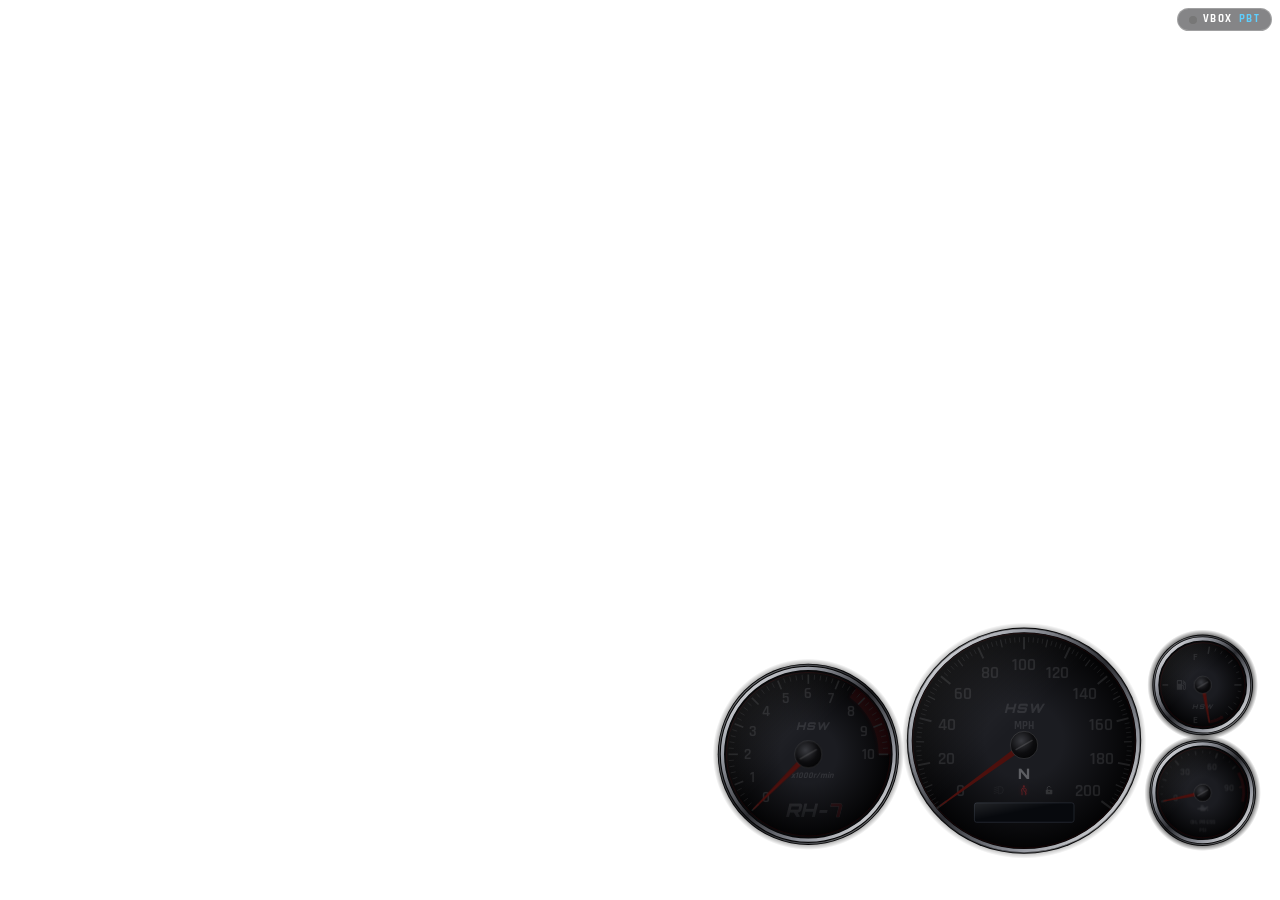
<file: index.html>
<!DOCTYPE html>
<html lang="id">
<head>
  <meta charset="UTF-8" />
  <meta name="viewport" content="width=device-width, initial-scale=1.0" />
  <title>R34 GT-R NISMO SPEEDO</title>
  <meta name="description" content="Custom speedometer HUD analog Optitron - Nissan Skyline GT-R R34 NISMO" />
  <link rel="preconnect" href="https://fonts.googleapis.com" />
  <link rel="preconnect" href="https://fonts.gstatic.com" crossorigin />
  <link href="https://fonts.googleapis.com/css2?family=Orbitron:wght@600;800;900&family=Rajdhani:wght@500;600;700&display=swap" rel="stylesheet" />
  <link rel="stylesheet" href="styles.css" />
</head>
<body>

  <!-- VBOX Performance Box Touch: klik tombol (atau tekan V) untuk memunculkan alatnya -->
  <button class="vbox-btn" id="vbox-btn" type="button" title="VBOX Performance Box Touch (V)"><i></i><b>VBOX</b><span>PBT</span></button>
  <div class="vbox" id="vbox"></div>

  <!-- Panel tes (hanya di preview ?demo): tombol mesin & lampu. Shortcut: E = mesin, L = lampu, D = dimmer -->
  <div class="dev" id="dev">
    <button type="button" id="dev-engine">Mesin: OFF</button>
    <button type="button" id="dev-lights">Lampu: OFF</button>
    <button type="button" id="dev-dim">Dimmer: 100%</button>
  </div>

  <div class="hud-wrap">
    <!-- Now playing (musik sinkron): diisi oleh music.js, muncul hanya saat ada lagu di room -->
    <div class="music" id="music">
      <div class="mu-eq"><i></i><i></i><i></i><i></i></div>
      <div class="mu-txt"><span class="mu-title" id="music-title">-</span></div>
      <span class="mu-time" id="music-time">0:00</span>
    </div>
    <div class="cluster" id="hud">
      <!-- Semua gauge, tick, angka, jarum & ikon digambar oleh script.js -->
      <svg id="dial" class="dial" viewBox="50 108 1530 664" xmlns="http://www.w3.org/2000/svg"></svg>

    </div>
  </div>

  <script src="script.js"></script>
  <script src="music.js"></script>
  <script src="theme.js"></script>
</body>
</html>
</file>
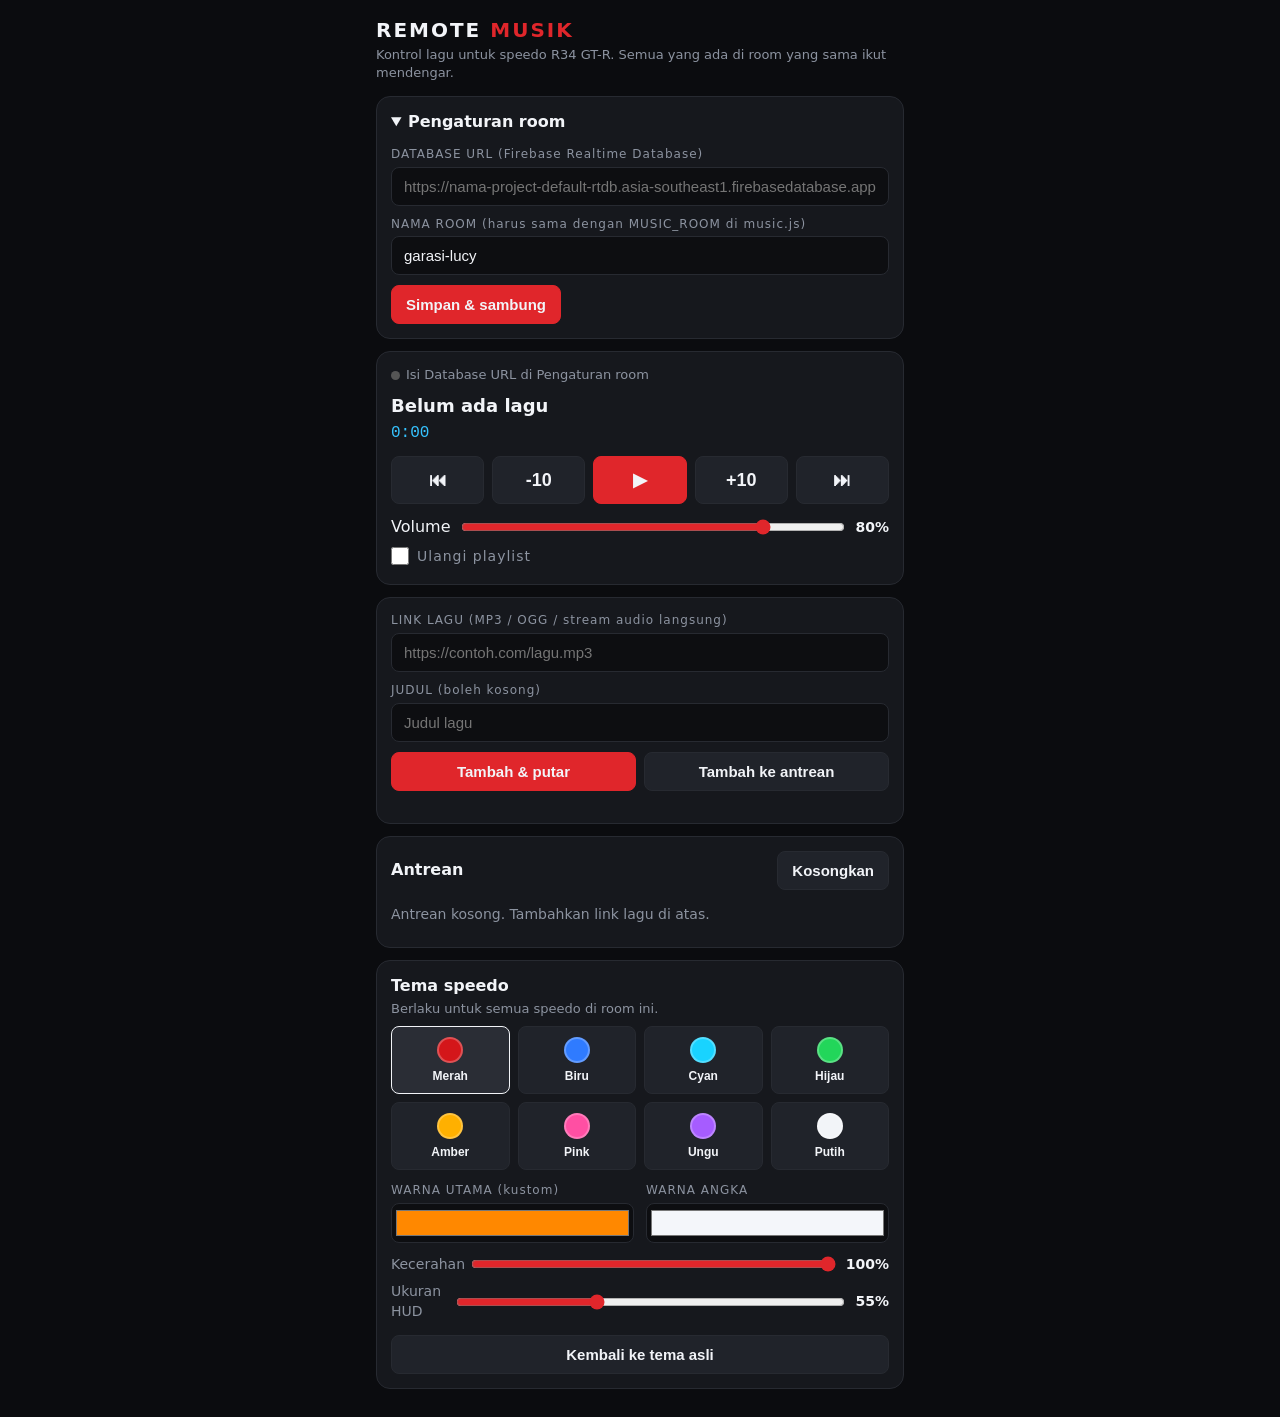
<file: remote.html>
<!DOCTYPE html>
<html lang="id">
<head>
<meta charset="UTF-8" />
<meta name="viewport" content="width=device-width, initial-scale=1.0" />
<title>Remote Musik Speedo</title>
<style>
  :root { --bg:#0b0c0f; --card:#16181d; --line:#272a31; --ink:#f2f4f8; --dim:#8c93a0; --red:#e0262b; --blue:#36c3ff; --green:#22d65a; }
  * { box-sizing: border-box; margin: 0; padding: 0; }
  body { background: var(--bg); color: var(--ink); font: 16px/1.4 system-ui, 'Segoe UI', sans-serif; padding: 16px; max-width: 560px; margin: 0 auto; }
  h1 { font-size: 20px; letter-spacing: 2px; font-weight: 800; }
  h1 span { color: var(--red); }
  .sub { color: var(--dim); font-size: 13px; margin: 2px 0 14px; }
  .card { background: var(--card); border: 1px solid var(--line); border-radius: 14px; padding: 14px; margin-bottom: 12px; }
  label { display: block; font-size: 12px; color: var(--dim); letter-spacing: 1px; margin-bottom: 4px; }
  input[type=text], input[type=url] { width: 100%; padding: 10px 12px; border-radius: 8px; border: 1px solid var(--line); background: #0d0e11; color: var(--ink); font-size: 15px; margin-bottom: 10px; }
  input:focus { outline: none; border-color: var(--blue); }
  button { cursor: pointer; border: 1px solid var(--line); background: #20232a; color: var(--ink); border-radius: 8px; padding: 10px 14px; font-size: 15px; font-weight: 700; }
  button:hover { border-color: var(--blue); }
  button:active { transform: scale(0.97); }
  button.pri { background: var(--red); border-color: var(--red); }
  .row { display: flex; gap: 8px; }
  .row > * { flex: 1; }
  .status { font-size: 13px; color: var(--dim); margin-bottom: 8px; display: flex; align-items: center; gap: 6px; }
  .dot { width: 9px; height: 9px; border-radius: 50%; background: #555; }
  .dot.ok { background: var(--green); box-shadow: 0 0 6px var(--green); }
  .now { font-size: 18px; font-weight: 700; margin-bottom: 4px; word-break: break-word; }
  .time { color: var(--blue); font-family: ui-monospace, monospace; margin-bottom: 12px; }
  .transport { display: grid; grid-template-columns: repeat(5, 1fr); gap: 8px; margin-bottom: 12px; }
  .transport button { padding: 12px 0; font-size: 18px; }
  input[type=range] { width: 100%; accent-color: var(--red); }
  .vol { display: flex; align-items: center; gap: 10px; margin-bottom: 8px; }
  .vol b { width: 44px; text-align: right; font-size: 14px; }
  .q { list-style: none; }
  .q li { display: flex; align-items: center; gap: 8px; padding: 9px 0; border-bottom: 1px solid var(--line); }
  .q li:last-child { border-bottom: 0; }
  .q li.cur .t { color: var(--red); font-weight: 800; }
  .q .t { flex: 1; cursor: pointer; word-break: break-word; font-size: 15px; }
  .q button { padding: 6px 10px; font-size: 13px; }
  .empty { color: var(--dim); font-size: 14px; padding: 6px 0; }
  .toggle { display: flex; align-items: center; gap: 8px; font-size: 14px; color: var(--dim); }
  .toggle input { width: 18px; height: 18px; accent-color: var(--red); }
  .msg { font-size: 13px; color: #ffb800; min-height: 18px; }
  details summary { cursor: pointer; font-weight: 700; }
  .sw { display: grid; grid-template-columns: repeat(4, 1fr); gap: 8px; margin: 8px 0 12px; }
  .sw button { display: flex; flex-direction: column; align-items: center; gap: 6px; padding: 10px 0; font-size: 12px; }
  .sw i { width: 26px; height: 26px; border-radius: 50%; border: 2px solid rgba(255,255,255,.25); }
  .sw button.sel { border-color: var(--ink); background: #2a2d35; }
  .colors { display: flex; gap: 12px; margin-bottom: 12px; }
  .colors label { flex: 1; margin: 0; }
  input[type=color] { width: 100%; height: 40px; border: 1px solid var(--line); border-radius: 8px; background: #0d0e11; padding: 2px; margin-top: 4px; cursor: pointer; }
  .sl { display: flex; align-items: center; gap: 10px; margin-bottom: 8px; font-size: 14px; }
  .sl span { width: 70px; color: var(--dim); }
  .sl b { width: 44px; text-align: right; font-size: 14px; }
  details .in { margin-top: 12px; }
</style>
</head>
<body>

<h1>REMOTE <span>MUSIK</span></h1>
<div class="sub">Kontrol lagu untuk speedo R34 GT-R. Semua yang ada di room yang sama ikut mendengar.</div>

<div class="card">
  <details id="cfg">
    <summary>Pengaturan room</summary>
    <div class="in">
      <label>DATABASE URL (Firebase Realtime Database)</label>
      <input type="url" id="db" placeholder="https://nama-project-default-rtdb.asia-southeast1.firebasedatabase.app" />
      <label>NAMA ROOM (harus sama dengan MUSIC_ROOM di music.js)</label>
      <input type="text" id="room" placeholder="garasi-lucy" />
      <button id="save" class="pri" type="button">Simpan &amp; sambung</button>
    </div>
  </details>
</div>

<div class="card">
  <div class="status"><i class="dot" id="dot"></i><span id="stat">Belum tersambung</span></div>
  <div class="now" id="now">Belum ada lagu</div>
  <div class="time" id="time">0:00</div>
  <div class="transport">
    <button id="prev" type="button" title="Sebelumnya">&#9198;</button>
    <button id="back" type="button" title="Mundur 10 detik">-10</button>
    <button id="pp" type="button" class="pri" title="Play / Pause">&#9654;</button>
    <button id="fwd" type="button" title="Maju 10 detik">+10</button>
    <button id="next" type="button" title="Berikutnya">&#9197;</button>
  </div>
  <div class="vol"><span>Volume</span><input type="range" id="vol" min="0" max="100" value="80" /><b id="volv">80%</b></div>
  <label class="toggle"><input type="checkbox" id="loop" /> Ulangi playlist</label>
</div>

<div class="card">
  <label>LINK LAGU (MP3 / OGG / stream audio langsung)</label>
  <input type="url" id="url" placeholder="https://contoh.com/lagu.mp3" />
  <label>JUDUL (boleh kosong)</label>
  <input type="text" id="title" placeholder="Judul lagu" />
  <div class="row">
    <button id="add" type="button" class="pri">Tambah &amp; putar</button>
    <button id="addq" type="button">Tambah ke antrean</button>
  </div>
  <div class="msg" id="msg"></div>
</div>

<div class="card">
  <div class="row" style="align-items:center;margin-bottom:6px">
    <b>Antrean</b>
    <button id="clear" type="button" style="flex:none">Kosongkan</button>
  </div>
  <ul class="q" id="q"></ul>
</div>

<div class="card">
  <b>Tema speedo</b>
  <div class="sub" style="margin:2px 0 0">Berlaku untuk semua speedo di room ini.</div>
  <div class="sw" id="sw"></div>
  <div class="colors">
    <label>WARNA UTAMA (kustom)<input type="color" id="cmain" value="#ff8800" /></label>
    <label>WARNA ANGKA<input type="color" id="cink" value="#f4f6fa" /></label>
  </div>
  <div class="sl"><span>Kecerahan</span><input type="range" id="dim" min="15" max="100" value="100" /><b id="dimv">100%</b></div>
  <div class="sl"><span>Ukuran HUD</span><input type="range" id="scl" min="30" max="100" value="55" /><b id="sclv">55%</b></div>
  <button id="treset" type="button" style="width:100%;margin-top:6px">Kembali ke tema asli</button>
</div>

<script>
(function () {
  const $ = (id) => document.getElementById(id);
  const qs = new URLSearchParams(location.search);
  const store = (k, v) => { try { if (v === undefined) return localStorage.getItem(k) || ''; localStorage.setItem(k, v); } catch (e) { return ''; } };

  let DB = (qs.get('db') || store('mdb') || '').replace(/\/+$/, '');
  let ROOM = (qs.get('room') || store('mroom') || 'garasi-lucy').replace(/[.#$\[\]\/]/g, '_');
  $('db').value = DB; $('room').value = ROOM;
  if (!DB) $('cfg').open = true;

  let st = null, offset = 0, es = null;
  const stateUrl = () => `${DB}/rooms/${ROOM}/state.json`;
  const serverNow = () => Date.now() + offset;
  const fmt = (s) => { s = Math.max(0, Math.floor(s || 0)); return Math.floor(s / 60) + ':' + String(s % 60).padStart(2, '0'); };
  const flash = (t) => { $('msg').textContent = t; if (t) setTimeout(() => { if ($('msg').textContent === t) $('msg').textContent = ''; }, 4000); };

  function curPos() {
    if (!st) return 0;
    return (st.pos || 0) + (st.playing ? (serverNow() - (st.at || serverNow())) / 1000 : 0);
  }

  async function syncClock() {
    const id = 'r' + Math.random().toString(36).slice(2, 7), url = `${DB}/rooms/${ROOM}/ping/${id}.json`;
    let best = null;
    for (let i = 0; i < 3; i++) {
      try {
        const t0 = Date.now(), sv = await (await fetch(url, { method: 'PUT', body: JSON.stringify({ '.sv': 'timestamp' }) })).json(), t1 = Date.now();
        if (typeof sv === 'number' && (!best || t1 - t0 < best.rtt)) best = { rtt: t1 - t0, off: sv - (t0 + t1) / 2 };
      } catch (e) {}
    }
    fetch(url, { method: 'DELETE' }).catch(() => {});
    if (best) offset = best.off;
    return !!best;
  }

  // Tulis state baru. pos = posisi saat ini, at = jam server saat perintah ini ditulis
  async function commit(patch) {
    if (!DB) { flash('Isi Database URL dulu di Pengaturan room.'); $('cfg').open = true; return; }
    const base = st || { queue: [], idx: 0, vol: 0.8, loop: false, rev: 0 };
    const next = Object.assign({}, base, { pos: Math.max(0, curPos()), playing: !!base.playing }, patch, { at: { '.sv': 'timestamp' } });
    if (!next.queue) next.queue = [];
    try {
      const r = await fetch(stateUrl(), { method: 'PUT', body: JSON.stringify(next) });
      if (!r.ok) throw new Error(r.status);
      const saved = await r.json();
      st = saved;                       // tampilan langsung ikut; stream akan mengonfirmasi
      render();
    } catch (e) {
      flash('Gagal menulis ke database. Cek URL dan aturan (rules) Firebase.');
    }
  }

  function addTrack(play) {
    const url = $('url').value.trim();
    if (!/^https?:\/\//i.test(url)) { flash('Link harus diawali http:// atau https://'); return; }
    const title = $('title').value.trim() || decodeURIComponent((url.split('?')[0].split('/').pop() || url)).replace(/\.[a-z0-9]{2,4}$/i, '') || url;
    const queue = ((st && st.queue) || []).slice();
    queue.push({ url, title });
    const patch = { queue };
    if (play || queue.length === 1) Object.assign(patch, { idx: queue.length - 1, pos: 0, playing: true, rev: ((st && st.rev) || 0) + 1 });
    commit(patch);
    $('url').value = ''; $('title').value = '';
  }

  const hasQ = () => st && st.queue && st.queue.length;
  const go = (i) => { const n = st.queue.length; if (i < 0) i = 0; if (i >= n) i = n - 1; commit({ idx: i, pos: 0, playing: true, rev: (st.rev || 0) + 1 }); };

  $('add').onclick = () => addTrack(true);
  $('addq').onclick = () => addTrack(false);
  $('pp').onclick = () => { if (hasQ()) commit({ playing: !st.playing }); };
  $('next').onclick = () => { if (hasQ()) go((st.idx || 0) + 1); };
  $('prev').onclick = () => { if (!hasQ()) return; if (curPos() > 4) commit({ pos: 0, rev: (st.rev || 0) + 1 }); else go((st.idx || 0) - 1); };
  $('fwd').onclick = () => { if (hasQ()) commit({ pos: curPos() + 10, rev: (st.rev || 0) + 1 }); };
  $('back').onclick = () => { if (hasQ()) commit({ pos: Math.max(0, curPos() - 10), rev: (st.rev || 0) + 1 }); };
  $('loop').onchange = () => { if (st) commit({ loop: $('loop').checked }); };
  let volT = 0;
  $('vol').oninput = () => {
    $('volv').textContent = $('vol').value + '%';
    clearTimeout(volT);
    volT = setTimeout(() => commit({ vol: $('vol').value / 100 }), 250);
  };
  $('clear').onclick = async () => {
    if (!DB || !confirm('Kosongkan antrean dan hentikan musik?')) return;
    try { await fetch(stateUrl(), { method: 'DELETE' }); st = null; render(); } catch (e) { flash('Gagal menghapus.'); }
  };
  $('save').onclick = () => {
    DB = $('db').value.trim().replace(/\/+$/, '');
    ROOM = ($('room').value.trim() || 'garasi-lucy').replace(/[.#$\[\]\/]/g, '_');
    store('mdb', DB); store('mroom', ROOM);
    $('cfg').open = false;
    connect();
  };

  function render() {
    const q = (st && st.queue) || [];
    const idx = (st && st.idx) || 0;
    const tr = q[idx];
    $('now').textContent = tr ? tr.title || tr.url : 'Belum ada lagu';
    $('pp').innerHTML = st && st.playing ? '&#9208;' : '&#9654;';
    if (st && st.vol != null && document.activeElement !== $('vol')) { $('vol').value = Math.round(st.vol * 100); $('volv').textContent = $('vol').value + '%'; }
    $('loop').checked = !!(st && st.loop);
    const ul = $('q');
    ul.innerHTML = '';
    if (!q.length) { ul.innerHTML = '<li class="empty">Antrean kosong. Tambahkan link lagu di atas.</li>'; return; }
    q.forEach((t, i) => {
      const li = document.createElement('li');
      if (i === idx) li.className = 'cur';
      const s = document.createElement('span'); s.className = 't'; s.textContent = (i === idx ? (st.playing ? '▶ ' : '⏸ ') : (i + 1) + '. ') + (t.title || t.url);
      s.onclick = () => go(i);
      const d = document.createElement('button'); d.textContent = 'Hapus';
      d.onclick = () => {
        const nq = q.slice(); nq.splice(i, 1);
        const patch = { queue: nq };
        if (i < idx) patch.idx = idx - 1;
        else if (i === idx) { patch.idx = Math.min(idx, Math.max(0, nq.length - 1)); patch.pos = 0; patch.rev = (st.rev || 0) + 1; if (!nq.length) patch.playing = false; }
        commit(patch);
      };
      li.append(s, d); ul.append(li);
    });
  }

  setInterval(() => { $('time').textContent = hasQ() ? fmt(curPos()) : '0:00'; }, 500);

  function setStat(ok, t) { $('dot').className = 'dot' + (ok ? ' ok' : ''); $('stat').textContent = t; }

  async function connect() {
    if (es) { es.close(); es = null; }
    if (!DB) { setStat(false, 'Isi Database URL di Pengaturan room'); return; }
    setStat(false, 'Menyambung...');
    const ok = await syncClock();
    if (!ok) { setStat(false, 'Tidak bisa terhubung ke database. Cek URL.'); return; }
    setStat(true, 'Tersambung - room: ' + ROOM);
    listenTheme();
    try {
      es = new EventSource(stateUrl());
      es.addEventListener('put', (ev) => {
        let m; try { m = JSON.parse(ev.data); } catch (e) { return; }
        if (m.path === '/') { st = m.data; render(); }
        else fetch(stateUrl()).then((r) => r.json()).then((d) => { st = d; render(); });
      });
      es.onerror = () => setStat(false, 'Koneksi terputus, mencoba lagi...');
      es.onopen = () => setStat(true, 'Tersambung - room: ' + ROOM);
    } catch (e) { setStat(false, 'Browser tidak mendukung EventSource'); }
  }

  // ---------- Tema ----------
  const PRESETS = [['merah', 'Merah', '#d4161a'], ['biru', 'Biru', '#2f7bff'], ['cyan', 'Cyan', '#19d3ff'], ['hijau', 'Hijau', '#22d65a'],
                   ['amber', 'Amber', '#ffb000'], ['pink', 'Pink', '#ff4fa3'], ['ungu', 'Ungu', '#a65cff'], ['putih', 'Putih', '#f2f4f8']];
  let th = {}, themeEs = null;
  const themeUrl = () => `${DB}/rooms/${ROOM}/theme.json`;

  async function commitTheme(patch) {
    if (!DB) { flash('Isi Database URL dulu di Pengaturan room.'); $('cfg').open = true; return; }
    const next = Object.assign({}, th, patch);
    try {
      const r = await fetch(themeUrl(), { method: 'PUT', body: JSON.stringify(next) });
      if (!r.ok) throw new Error(r.status);
      th = (await r.json()) || {};
      renderTheme();
    } catch (e) { flash('Gagal menyimpan tema. Cek URL dan aturan (rules) Firebase.'); }
  }

  const sw = $('sw');
  PRESETS.forEach(([id, name, c]) => {
    const b = document.createElement('button');
    b.type = 'button'; b.dataset.id = id;
    b.innerHTML = '<i style="background:' + c + '"></i>' + name;
    b.onclick = () => commitTheme({ preset: id });
    sw.append(b);
  });

  function renderTheme() {
    const cur = th.preset || 'merah';
    sw.querySelectorAll('button').forEach((b) => b.classList.toggle('sel', b.dataset.id === cur));
    if (th.main && document.activeElement !== $('cmain')) $('cmain').value = th.main;
    if (th.ink && document.activeElement !== $('cink')) $('cink').value = th.ink;
    const dim = th.dim != null ? Math.round(th.dim * 100) : 100, scl = th.scale != null ? Math.round(th.scale * 100) : 55;
    if (document.activeElement !== $('dim')) { $('dim').value = dim; $('dimv').textContent = dim + '%'; }
    if (document.activeElement !== $('scl')) { $('scl').value = scl; $('sclv').textContent = scl + '%'; }
  }

  let tT = 0;
  const later = (fn) => { clearTimeout(tT); tT = setTimeout(fn, 300); };
  $('cmain').oninput = () => later(() => commitTheme({ preset: 'custom', main: $('cmain').value, ink: $('cink').value }));
  $('cink').oninput = () => later(() => commitTheme({ ink: $('cink').value }));
  $('dim').oninput = () => { $('dimv').textContent = $('dim').value + '%'; later(() => commitTheme({ dim: $('dim').value / 100 })); };
  $('scl').oninput = () => { $('sclv').textContent = $('scl').value + '%'; later(() => commitTheme({ scale: $('scl').value / 100 })); };
  $('treset').onclick = async () => {
    if (!DB) return;
    try { await fetch(themeUrl(), { method: 'DELETE' }); th = {}; renderTheme(); } catch (e) { flash('Gagal mereset tema.'); }
  };

  function listenTheme() {
    if (themeEs) { themeEs.close(); themeEs = null; }
    try {
      themeEs = new EventSource(themeUrl());
      themeEs.addEventListener('put', (ev) => {
        let m; try { m = JSON.parse(ev.data); } catch (e) { return; }
        if (m.path === '/') { th = m.data || {}; renderTheme(); }
        else fetch(themeUrl()).then((r) => r.json()).then((d) => { th = d || {}; renderTheme(); });
      });
    } catch (e) {}
  }

  render();
  renderTheme();
  connect();
})();
</script>
</body>
</html>
</file>
<file: styles.css>
:root {
    --offset-bottom: 40px;      /* jarak HUD dari bawah layar */
    --offset-right: 18px;       /* jarak HUD dari kanan layar */
    --scale: 0.55;              /* ubah untuk memperbesar / memperkecil HUD */

    --warn: #ff2a2f;            /* merah peringatan */
    --green: #19b84a;
    --blue: #2f7bff;
    --amber: #e8a200;
    --off: rgba(255, 255, 255, 0.13);

    --face-a: #1b1c21;          /* muka dial hitam Optitron */
    --face-b: #030304;
    --ink: #f4f6fa;             /* angka & tick putih */
    --zone: #d4161a;            /* zona merah */

    /* jarum: gelap saat mati, merah redup saat mesin hidup, merah terang + glow saat lampu nyala */
    --ndl-off: #4d100d;         /* mesin mati */
    --ndl-mid: #8e1b16;         /* mesin hidup, lampu mati */
    --ndl-on: #f2271c;          /* lampu depan nyala */
    --glow: #ff2a1f;

    --ui: 'Rajdhani', 'Bahnschrift', 'Segoe UI', sans-serif;
    --digital: 'Orbitron', 'Bahnschrift', 'Arial Narrow', sans-serif;
}

* { margin: 0; padding: 0; box-sizing: border-box; }

html, body {
    width: 100vw;
    height: 100vh;
    background: transparent;
    overflow: hidden;
    font-family: var(--ui);
    color: #fff;
    user-select: none;
}

/* Posisi HUD: kanan bawah layar */
.hud-wrap {
    position: fixed;
    right: var(--offset-right);
    bottom: var(--offset-bottom);
    width: 1000px;
    height: 434px;
    transform: scale(var(--scale));
    transform-origin: bottom right;
}
.cluster {
    position: relative; width: 100%; height: 100%;
    --lum: 1;                                   /* kecerahan dial (diatur script: dimmer + lampu depan) */
    --lum2: calc(0.4 + 0.6 * var(--lum));       /* versi lebih lembut untuk ikon */
}
.dial { position: absolute; inset: 0; width: 100%; height: 100%; overflow: visible; }

/* Preview di browser */
body.preview {
    background:
        radial-gradient(ellipse at 50% 120%, #2a2f38 0%, transparent 60%),
        linear-gradient(180deg, #3a404a 0%, #14171c 60%, #07080a 100%);
}
body.preview .hud-wrap {
    right: 50%;
    bottom: 50%;
    transform: translate(50%, 50%) scale(min(1, calc(100vw / 1040px)));
    transform-origin: center;
}

/* ===================== OPTITRON: cahaya dial =====================
   .lit = semua yang menyala sendiri (tick, angka, logo, zona merah, tepi merah, LCD).
   Mati      : hampir tak terlihat, memudar pelan (shutdown, tiap gauge bergantian)
   Menyala   : opacity = --lum (dimmer), diawali animasi wake-up bertahap tacho -> speedo -> gauge kanan */
.dial .lit { opacity: 0.1; transition: opacity 1.3s cubic-bezier(0.16, 0.7, 0.3, 1); }
.dial .odo.lit { opacity: 0; }           /* ODO: kaca LCD tetap terlihat, isi mati total saat mesin mati */
.dial .lit.g-aux { transition-delay: 0s; }
.dial .lit.g-rpm { transition-delay: 0.15s; }
.dial .lit.g-spd { transition-delay: 0.3s; }
.cluster.engine-on .dial .lit {
    opacity: var(--lum);
    transition: opacity 0.5s ease;
    transition-delay: 0s;
    animation: opt-wake 1.6s ease-out backwards;
}
.cluster.engine-on .dial .lit.g-rpm { animation-delay: 0s; }
.cluster.engine-on .dial .lit.g-spd { animation-delay: 0.18s; }
.cluster.engine-on .dial .lit.g-aux { animation-delay: 0.36s; }
@keyframes opt-wake {
    0%   { opacity: 0.06; }
    42%  { opacity: 1; }
    62%  { opacity: 0.8; }
    100% { opacity: var(--lum); }
}

/* ===================== TEKS DIAL ===================== */
.dial .tk { stroke: var(--ink); stroke-linecap: butt; }
.dial .tk.red { stroke: #ff6a6a; }
.dial .num {
    font-family: var(--ui);
    font-weight: 600;
    fill: var(--ink);
    stroke: rgba(255, 255, 255, 0.3);      /* pendar tipis angka menyala */
    stroke-width: 1.2px;
    paint-order: stroke;
    text-anchor: middle;
    dominant-baseline: central;
}
.dial .lbl { font-family: var(--ui); font-weight: 700; font-style: italic; fill: var(--ink); text-anchor: middle; dominant-baseline: central; }
.dial .lbl.up { font-style: normal; letter-spacing: 0.5px; }
.dial .zone { fill: var(--zone); }
.dial .zone-glow { fill: var(--zone); opacity: 0.75; }
.dial .arc-red { fill: none; stroke: var(--zone); stroke-width: 8; }

/* Logo HSW & RH-7 */
.dial .logo { font-family: var(--digital); font-weight: 900; font-style: italic; letter-spacing: 3px; fill: var(--ink); text-anchor: middle; dominant-baseline: central; }
.dial .gtr { font-family: var(--digital); font-weight: 900; font-style: italic; letter-spacing: 2px; fill: url(#gtG); text-anchor: middle; dominant-baseline: central; }
.dial .gtr .n7 { fill: #e01c20; stroke: #d8dbe0; stroke-width: 2px; paint-order: stroke; }

/* ===================== JARUM: menyala saat LAMPU DEPAN nyala ===================== */
.dial .ndl { fill: var(--ndl-off); transition: fill 0.9s ease; }
.cluster.engine-on .dial .ndl { fill: var(--ndl-mid); transition: fill 0.35s ease; }
.cluster.lights-on .dial .ndl { fill: var(--ndl-on); transition: fill 0.35s ease; }
.dial .ndl-glow { fill: none; stroke: var(--glow); stroke-linejoin: round; opacity: 0; transition: opacity 0.6s ease; }
.dial .ndl-glow.g2 { stroke-width: 15; }
.dial .ndl-glow.g1 { stroke-width: 6; }
.cluster.lights-on .dial .ndl-glow.g2 { opacity: calc(0.16 * var(--lum)); }
.cluster.lights-on .dial .ndl-glow.g1 { opacity: calc(0.34 * var(--lum)); }
.dial .ndl-core { stroke: #ff9d85; stroke-width: 1.3; stroke-linecap: round; opacity: 0; transition: opacity 0.6s ease; }
.cluster.lights-on .dial .ndl-core { opacity: calc(0.7 * var(--lum)); }
.dial .hub-ring { fill: none; stroke: var(--glow); stroke-width: 3; opacity: 0; transition: opacity 0.5s ease; }
.cluster.lights-on .dial .hub-ring { opacity: calc(0.45 * var(--lum)); }

/* ===================== IKON INDIKATOR ===================== */
.dial .ind { color: var(--off); transition: color 0.15s ease, filter 0.15s ease, opacity 0.5s ease; }
.cluster:not(.engine-on) .dial .ind.eng { opacity: 0.3; }
.cluster.engine-on .dial .ind.eng { opacity: var(--lum2); }
.dial .ind.active    { color: var(--green); filter: drop-shadow(0 0 4px rgba(25, 184, 74, 0.55)); }
.dial .ind.high-beam { color: var(--blue);  filter: drop-shadow(0 0 5px rgba(47, 123, 255, 0.7)); }
.dial .ind.warn      { color: var(--warn);  filter: drop-shadow(0 0 4px rgba(255, 42, 47, 0.55)); }
.dial .ind.locked    { color: var(--amber); filter: drop-shadow(0 0 4px rgba(232, 162, 0, 0.55)); }
.dial .ind.low       { color: var(--amber); }
.dial .ind.crit      { color: var(--warn); }
.dial .ind.gauge-ico { color: var(--ink); }
.dial .ind.gauge-ico.low  { color: var(--amber); }
.dial .ind.gauge-ico.crit { color: var(--warn); }

#headlight .beam-high { display: none; }
#headlight.high-beam .beam-high { display: inline; }
#headlight.high-beam .beam-low { display: none; }
#door-lock .shackle-closed { display: none; }
#door-lock.locked .shackle-closed { display: inline; }
#door-lock.locked .shackle-open { display: none; }

.dial .gear { font-family: var(--digital); font-weight: 900; font-size: 40px; fill: var(--ink); text-anchor: middle; dominant-baseline: central; transition: opacity 0.5s ease; }
.dial .gear.rev { fill: var(--warn); }
.cluster:not(.engine-on) .dial .gear { opacity: 0.3; }
.cluster.engine-on .dial .gear { opacity: var(--lum2); }

/* ODO (LCD): ikut menyala / padam bersama dial; digit putih, desimal di drum putih */
.dial .odo-digit { font-family: var(--ui); font-weight: 600; font-style: normal; font-size: 34px; fill: #f2f6ff; text-anchor: middle; dominant-baseline: central; }
.dial .odo-digit.odo-last { fill: #0b0b0d; }   /* digit desimal: angka gelap di drum putih */
.dial .odo-tag { font-style: normal; font-weight: 600; font-size: 17px; text-anchor: start; }
.dial .odo-tag.end { text-anchor: end; }
.dial .odo-strip { transition: transform 0.45s cubic-bezier(0.45, 0, 0.2, 1); }
.dial .odo-strip.snap { transition: none; }

/* ===================== PANEL TES (preview) ===================== */
.dev { display: none; position: fixed; top: 8px; left: 8px; z-index: 10; gap: 6px; }
body.preview .dev { display: flex; }
.dev button {
    padding: 6px 12px; border-radius: 6px; cursor: pointer;
    border: 1px solid rgba(255, 255, 255, 0.25);
    background: rgba(10, 11, 13, 0.6); color: #fff;
    font: 700 12px/1 var(--ui); letter-spacing: 1px;
}
.dev button.on { background: rgba(34, 214, 90, 0.25); border-color: #22d65a; }

/* ===================== VBOX Performance Box Touch ===================== */
.vbox-btn {
    position: fixed; top: 8px; right: 8px; z-index: 20;
    display: flex; align-items: center; gap: 6px;
    padding: 5px 11px; border-radius: 999px; cursor: pointer;
    border: 1px solid rgba(255, 255, 255, 0.22);
    background: rgba(10, 11, 13, 0.62); color: #fff;
    font: 700 11px/1 var(--ui); letter-spacing: 1.5px;
    opacity: 0.8; transition: opacity 0.2s, border-color 0.2s, transform 0.1s;
}
.vbox-btn i { width: 8px; height: 8px; border-radius: 50%; background: #555; transition: background 0.2s, box-shadow 0.2s; }
.vbox-btn span { color: #36c3ff; }
.vbox-btn:hover { opacity: 1; border-color: #36c3ff; }
.vbox-btn:active { transform: scale(0.95); }
.vbox-btn.on i { background: #22d65a; box-shadow: 0 0 6px #22d65a; }
body.no-btn .vbox-btn { display: none; }

.vbox {
    position: fixed; top: 44px; right: 8px; z-index: 19; width: 340px;
    padding: 10px 10px 12px; border-radius: 16px;
    background: linear-gradient(160deg, #3a3d43 0%, #17181b 38%, #0c0c0e 100%);
    border: 1px solid rgba(255, 255, 255, 0.14);
    box-shadow: 0 16px 40px rgba(0, 0, 0, 0.6), inset 0 1px 0 rgba(255, 255, 255, 0.2);
    color: #fff; font-family: var(--ui);
    opacity: 0; transform: translateY(-12px) scale(0.95); transform-origin: top right;
    pointer-events: none; transition: opacity 0.25s ease, transform 0.3s cubic-bezier(0.2, 0.9, 0.3, 1.2);
}
.vbox.open { opacity: 1; transform: none; pointer-events: auto; }
.vbox .vb-top { display: flex; align-items: baseline; gap: 8px; padding: 0 4px 8px; }
.vbox .vb-logo { font: 900 17px/1 var(--digital); letter-spacing: 2px; }
.vbox .vb-sub { font-size: 9px; letter-spacing: 1.6px; color: #9aa0a8; flex: 1; }
.vbox .vb-gps { font-size: 10px; letter-spacing: 1px; color: #9aa0a8; display: flex; align-items: center; gap: 4px; }
.vbox .vb-gps i { width: 7px; height: 7px; border-radius: 50%; background: #22d65a; box-shadow: 0 0 5px #22d65a; animation: vbgps 1.2s steps(2) infinite; }
@keyframes vbgps { 50% { opacity: 0.25; } }
.vbox .vb-screen { background: #050608; border-radius: 9px; padding: 8px 10px 6px; border: 2px solid #26282d; }
.vbox .vb-status { font-size: 11px; letter-spacing: 2px; font-weight: 700; color: #ffb800; text-align: center; }
.vbox .vb-status.ready { color: #22d65a; }
.vbox .vb-status.run { color: #36c3ff; }
.vbox .vb-main { display: flex; justify-content: space-between; align-items: flex-end; padding: 4px 0 2px; }
.vbox .vb-speed, .vbox .vb-time { display: flex; align-items: baseline; gap: 4px; }
.vbox .vb-speed { cursor: pointer; }
.vbox .vb-main b { font: 800 34px/1 var(--digital); }
.vbox .vb-time b { color: #36c3ff; }
.vbox .vb-main em { font: 700 11px/1 var(--ui); font-style: normal; color: #9aa0a8; letter-spacing: 1px; }
.vbox .vb-g { font-size: 11px; color: #9aa0a8; letter-spacing: 1px; text-align: right; }
.vbox .vb-g b { color: #fff; font-family: var(--digital); font-weight: 600; }
.vbox .vb-rows { margin-top: 4px; border-top: 1px solid #23252a; }
.vbox .vb-row { display: grid; grid-template-columns: 1fr 70px 78px; align-items: baseline; padding: 4px 0; border-bottom: 1px solid #16181b; }
.vbox .vb-row .n { font-size: 15px; font-weight: 700; letter-spacing: 1px; }
.vbox .vb-row .n small { margin-left: 4px; font-size: 10px; color: #9aa0a8; }
.vbox .vb-row .t { font: 600 15px/1 var(--digital); text-align: right; color: #4a4e56; }
.vbox .vb-row .x { font-size: 10px; text-align: right; color: #9aa0a8; }
.vbox .vb-row.live .t { color: #ffb800; }
.vbox .vb-row.done .t { color: #22d65a; }
.vbox .vb-btns { display: flex; gap: 8px; padding-top: 9px; }
.vbox .vb-btns button {
    flex: 1; padding: 7px 0; border-radius: 7px; cursor: pointer;
    border: 1px solid rgba(255, 255, 255, 0.2); background: #1d1f23; color: #fff;
    font: 700 12px/1 var(--ui); letter-spacing: 2px;
}
.vbox .vb-btns button:hover { border-color: #36c3ff; }
.vbox .vb-btns button:active { transform: scale(0.97); }

/* ===================== MUSIK (now playing, sinkron lewat room) ===================== */
.music {
    position: absolute; left: 50%; bottom: 100%; transform: translate(-50%, 10px);
    display: flex; align-items: center; gap: 22px;
    width: 640px; max-width: 100%; margin-bottom: 14px; padding: 12px 26px;
    border-radius: 999px; border: 2px solid rgba(255, 255, 255, 0.2);
    background: linear-gradient(180deg, rgba(28, 29, 34, 0.9), rgba(4, 4, 5, 0.92));
    box-shadow: 0 6px 22px rgba(0, 0, 0, 0.55), inset 0 1px 0 rgba(255, 255, 255, 0.18);
    opacity: 0; pointer-events: none;
    transition: opacity 0.4s ease, transform 0.4s ease;
}
.music.show { opacity: var(--lum2, 1); transform: translate(-50%, 0); }
.music .mu-eq { display: flex; align-items: flex-end; gap: 5px; height: 34px; flex: none; }
.music .mu-eq i { width: 7px; height: 8px; background: #d4161a; border-radius: 2px; box-shadow: 0 0 8px rgba(255, 42, 31, 0.6); }
.music.on .mu-eq i { animation: mu-bar 0.9s ease-in-out infinite; }
.music.on .mu-eq i:nth-child(2) { animation-delay: -0.3s; animation-duration: 0.7s; }
.music.on .mu-eq i:nth-child(3) { animation-delay: -0.6s; animation-duration: 1.1s; }
.music.on .mu-eq i:nth-child(4) { animation-delay: -0.15s; animation-duration: 0.8s; }
@keyframes mu-bar { 0%, 100% { height: 8px; } 50% { height: 34px; } }
.music .mu-txt { flex: 1; min-width: 0; overflow: hidden; white-space: nowrap; }
.music .mu-title {
    display: inline-block; font: 700 30px/1.1 var(--ui); letter-spacing: 1.5px; color: var(--ink);
    padding-left: 100%; animation: mu-marq 14s linear infinite;
}
@keyframes mu-marq { to { transform: translateX(-100%); } }
.music .mu-time { flex: none; font: 600 24px/1 var(--digital); color: #36c3ff; letter-spacing: 1px; }

/* ===================== TEMA (warna diatur theme.js lewat variabel CSS) ===================== */
.dial .edge { stroke: var(--edge, #c8181c); }
.dial .tk.red { stroke: var(--tkred, #ff6a6a); }
.dial .gtr .n7 { fill: var(--accent, #e01c20); }
.music .mu-eq i { background: var(--zone, #d4161a); }
.music .mu-time { color: var(--accent, #36c3ff); }
</file>
